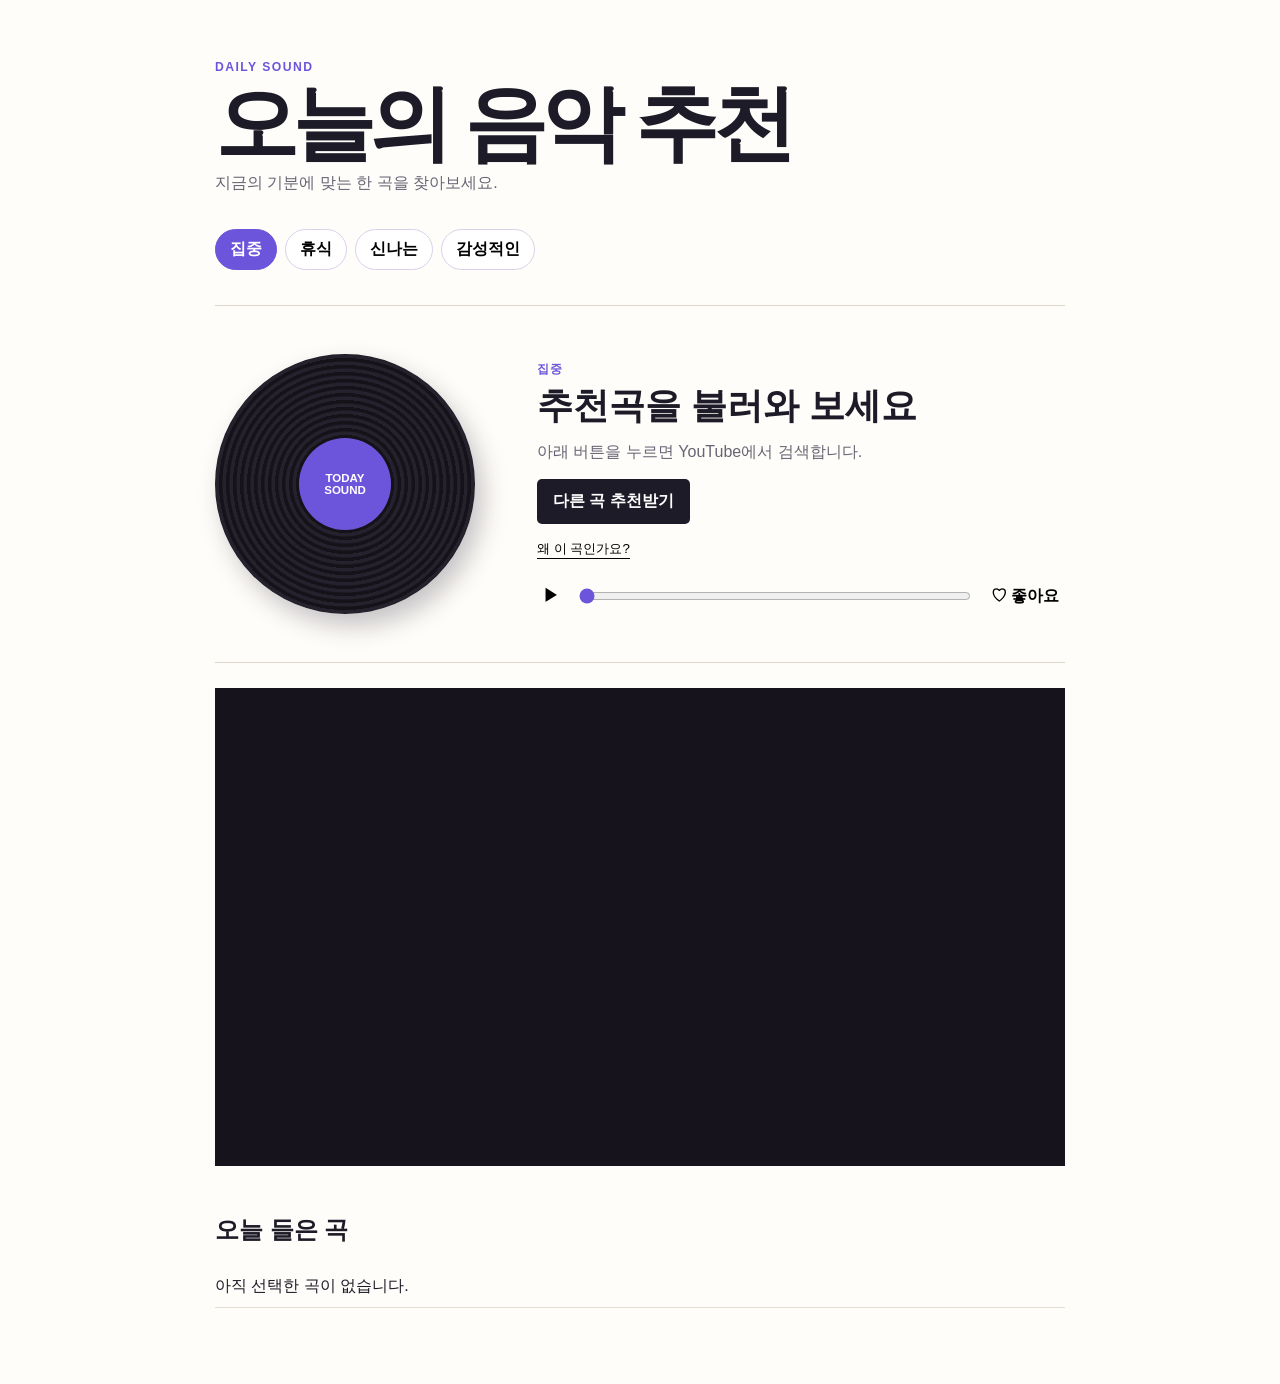
<file: web/03-music-recommendation/index.html>
<!doctype html><html lang="ko"><head><meta charset="UTF-8" /><meta name="viewport" content="width=device-width, initial-scale=1.0" /><title>오늘의 음악 추천</title><link rel="stylesheet" href="style.css" /><script src="https://www.youtube.com/iframe_api"></script><script src="script.js" defer></script></head><body data-mood="focus"><main><header><p>DAILY SOUND</p><h1>오늘의 음악 추천</h1><span>지금의 기분에 맞는 한 곡을 찾아보세요.</span></header><section class="moods" aria-label="기분 선택"><button class="mood active" data-mood="focus">집중</button><button class="mood" data-mood="rest">휴식</button><button class="mood" data-mood="energy">신나는</button><button class="mood" data-mood="mood">감성적인</button></section><section class="player"><div class="record" id="record"><div class="label">TODAY<br />SOUND</div></div><div class="info"><p id="mood-label">집중</p><h2 id="song-title">추천곡을 불러와 보세요</h2><p id="artist">아래 버튼을 누르면 YouTube에서 검색합니다.</p><button id="recommend" class="primary">다른 곡 추천받기</button><button id="reason-button" class="text-button" aria-expanded="false">왜 이 곡인가요?</button><p id="reason" hidden></p><div class="controls"><button id="play" aria-label="재생 또는 일시정지">▶</button><input id="progress" type="range" min="0" max="100" value="0" aria-label="재생 위치" /><button id="like" aria-pressed="false">♡ 좋아요</button></div></div></section><div id="youtube-player" aria-label="YouTube 재생기"></div><section class="history"><h2>오늘 들은 곡</h2><ul id="history-list"><li>아직 선택한 곡이 없습니다.</li></ul></section></main></body></html>
</file>
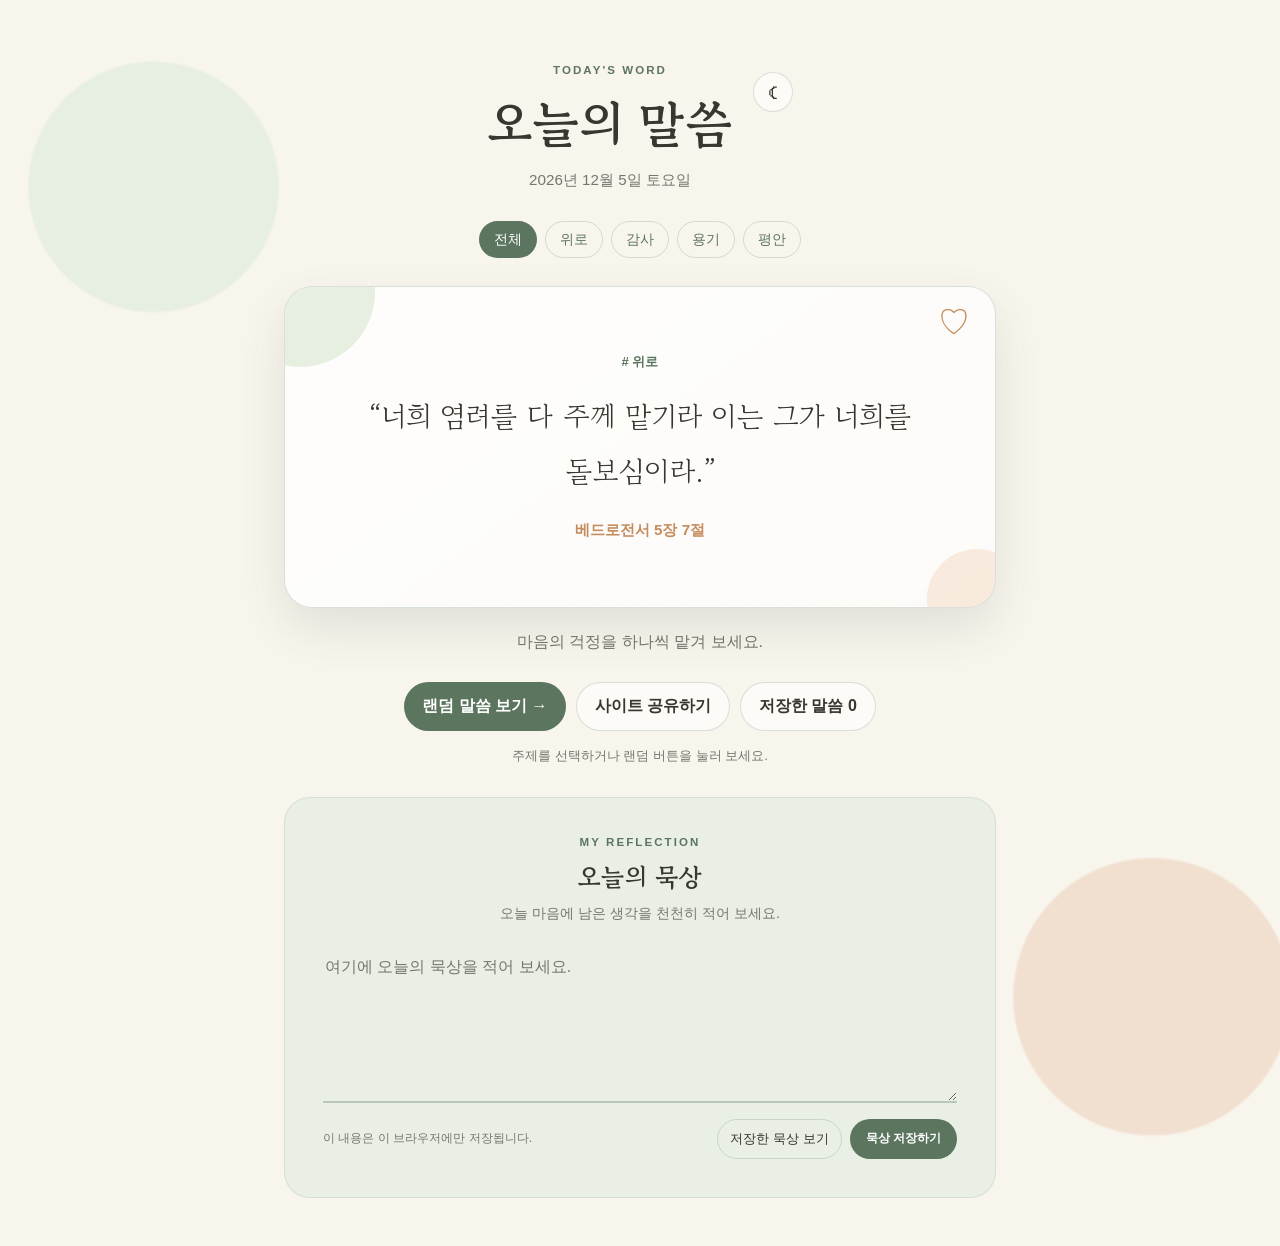
<file: web/04-todays-word/index.html>
<!doctype html>
<html lang="ko">
<head>
  <meta charset="UTF-8" />
  <meta name="viewport" content="width=device-width, initial-scale=1.0" />
  <title>오늘의 말씀</title>
  <link rel="preconnect" href="https://fonts.googleapis.com" />
  <link rel="preconnect" href="https://fonts.gstatic.com" crossorigin />
  <link href="https://fonts.googleapis.com/css2?family=Gowun+Batang&display=swap" rel="stylesheet" />
  <link rel="stylesheet" href="style.css" />
</head>
<body>
  <main class="page">
    <header class="page-header"><div><p class="eyebrow">TODAY'S WORD</p><h1>오늘의 말씀</h1><p class="date" id="today-date"></p></div><button class="icon-button" id="theme-button" type="button" aria-label="다크 모드로 바꾸기">☾</button></header>
    <nav class="topic-list" aria-label="말씀 주제">
      <button class="topic-button is-active" type="button" data-topic="전체">전체</button><button class="topic-button" type="button" data-topic="위로">위로</button><button class="topic-button" type="button" data-topic="감사">감사</button><button class="topic-button" type="button" data-topic="용기">용기</button><button class="topic-button" type="button" data-topic="평안">평안</button>
    </nav>
    <section class="word-card" aria-live="polite">
      <span class="card-orb orb-one" aria-hidden="true"></span><span class="card-orb orb-two" aria-hidden="true"></span>
      <p class="topic-label" id="topic-label"></p><p class="verse" id="verse-text"></p><p class="reference" id="verse-reference"></p><button class="heart-button" id="favorite-button" type="button" aria-label="저장한 말씀에 추가하기">♡</button>
    </section>
    <p class="reflection outside-reflection" id="reflection-text"></p>
    <div class="actions"><button class="primary-button" id="random-button" type="button">랜덤 말씀 보기 <span>→</span></button><button class="secondary-button" id="share-button" type="button">사이트 공유하기</button><button class="secondary-button" id="saved-button" type="button">저장한 말씀 <span id="saved-count">0</span></button></div>
    <section class="saved-section" id="saved-section" hidden><div class="saved-heading"><h2>저장한 말씀</h2><button class="text-button" id="close-saved-button" type="button">닫기</button></div><ul class="saved-list" id="saved-list"></ul></section>
    <p class="hint" id="status-message">주제를 선택하거나 랜덤 버튼을 눌러 보세요.</p>
    <section class="journal-section" aria-labelledby="journal-title">
      <div class="journal-heading"><p class="journal-eyebrow">MY REFLECTION</p><h2 id="journal-title">오늘의 묵상</h2><p>오늘 마음에 남은 생각을 천천히 적어 보세요.</p></div>
      <form id="journal-form"><label class="sr-only" for="journal-input">오늘의 묵상</label><textarea id="journal-input" rows="5" maxlength="200" placeholder="여기에 오늘의 묵상을 적어 보세요."></textarea><div class="journal-footer"><span>이 내용은 이 브라우저에만 저장됩니다.</span><div class="journal-buttons"><button class="journal-history-button" id="reflection-history-button" type="button">저장한 묵상 보기</button><button class="journal-save-button" type="submit">묵상 저장하기</button></div></div></form>
    </section>
    <section class="reflection-history" id="reflection-history" hidden aria-labelledby="reflection-history-title"><div class="saved-heading"><h2 id="reflection-history-title">저장한 묵상</h2><button class="text-button" id="close-reflection-history-button" type="button">닫기</button></div><ul class="reflection-history-list" id="reflection-history-list"></ul></section>
  </main>
  <script src="script.js"></script>
</body>
</html>
</file>
<file: web/03-music-recommendation/style.css>
:root{--ink:#1d1b27;--accent:#6d55db;--paper:#fffdf9}*{box-sizing:border-box}body{margin:0;background:var(--paper);color:var(--ink);font-family:"Segoe UI",sans-serif;transition:background .3s}main{width:min(850px,calc(100% - 32px));margin:auto;padding:60px 0}header p,#mood-label{margin:0;color:var(--accent);font-weight:800;letter-spacing:.12em;font-size:.76rem}h1{margin:8px 0;font-size:clamp(2.7rem,8vw,5.2rem);letter-spacing:-.07em;line-height:1}header span,#artist{color:#696474}.moods{display:flex;flex-wrap:wrap;gap:8px;margin:35px 0}.mood,.primary,.controls button{font:inherit;font-weight:700;cursor:pointer}.mood{padding:9px 14px;border:1px solid #d8d1e9;border-radius:99px;background:#fff}.mood.active{background:var(--accent);color:#fff;border-color:var(--accent)}.player{display:grid;grid-template-columns:280px 1fr;gap:42px;align-items:center;padding:48px 0;border-top:1px solid #ddd6ca;border-bottom:1px solid #ddd6ca}.record{width:260px;height:260px;display:grid;place-items:center;border-radius:50%;background:repeating-radial-gradient(#25212d 0 3px,#15131a 4px 7px);box-shadow:8px 12px 24px #2b263944}.record.playing{animation:spin 4s linear infinite}.label{width:92px;height:92px;display:grid;place-items:center;border-radius:50%;background:var(--accent);color:#fff;font-size:.72rem;font-weight:800;text-align:center}.info h2{margin:7px 0;font-size:clamp(1.5rem,4vw,2.25rem);line-height:1.15}.primary{padding:12px 16px;border:0;border-radius:5px;background:var(--ink);color:#fff}.text-button{display:block;margin:16px 0 5px;padding:0;border:0;border-bottom:1px solid;background:transparent;cursor:pointer}.controls{display:flex;align-items:center;gap:12px;margin-top:26px}.controls button{border:0;background:transparent;font-size:1rem}.controls button.liked{color:#df406a}.controls input{flex:1;accent-color:var(--accent)}#youtube-player{margin-top:25px;aspect-ratio:16/9;background:#16131c}.history{margin-top:48px}.history ul{padding:0;list-style:none}.history li{padding:10px 0;border-bottom:1px solid #e4ded5}@keyframes spin{to{transform:rotate(360deg)}}@media(max-width:650px){main{padding:35px 0}.player{grid-template-columns:1fr;gap:26px}.record{width:210px;height:210px}.controls{flex-wrap:wrap}.controls input{min-width:160px}}
</file>
<file: web/04-todays-word/style.css>
:root {
  --ink: #37362f;
  --paper: #f8f5ed;
  --card: rgba(255, 255, 255, 0.62);
  --green: #5c755f;
  --accent: #c58d5e;
  --muted: #77766d;
  --border: rgba(92, 117, 95, 0.22);
  --journal: #e9efe5;
}

* { box-sizing: border-box; }

body {
  min-height: 100vh;
  margin: 0;
  color: var(--ink);
  background: radial-gradient(circle at 12% 15%, #e6efe0 0 8%, transparent 8.2%), radial-gradient(circle at 90% 80%, #f1dfcf 0 9%, transparent 9.2%), var(--paper);
  font-family: Arial, sans-serif;
  transition: background 180ms ease, color 180ms ease;
}

body.dark {
  --ink: #f1eee5; --paper: #27302a; --card: rgba(43, 53, 45, 0.82);
  --green: #a7c19e; --accent: #e4b489; --muted: #c2c9be;
  --border: rgba(222, 235, 214, 0.22); --journal: #36463a;
}

.page { width: min(100%, 760px); min-height: 100vh; margin: auto; padding: 64px 24px 48px; text-align: center; }
.page-header { display: flex; justify-content: center; align-items: flex-start; gap: 20px; }
.eyebrow, .journal-eyebrow { margin: 0 0 10px; color: var(--green); font-size: .72rem; font-weight: 700; letter-spacing: .18em; }
h1, h2, .verse { font-family: "Gowun Batang", serif; }
h1 { margin: 0; font-size: clamp(2.1rem, 6vw, 3.1rem); }
h2 { margin: 0; font-size: 1.55rem; }
.date { margin: 12px 0 30px; color: var(--muted); font-size: .95rem; }
button { border: 0; cursor: pointer; font: inherit; }
button:focus-visible, textarea:focus-visible { outline: 3px solid var(--accent); outline-offset: 3px; }
.icon-button { width: 40px; height: 40px; margin-top: 8px; border: 1px solid var(--border); border-radius: 50%; color: var(--ink); background: var(--card); font-size: 1.25rem; }
.topic-list, .actions { display: flex; justify-content: center; flex-wrap: wrap; gap: 8px; }
.topic-list { margin-bottom: 28px; }
.topic-button { padding: 8px 14px; border: 1px solid var(--border); border-radius: 999px; color: var(--green); background: transparent; font-size: .88rem; }
.topic-button.is-active, .topic-button:hover { color: white; background: var(--green); }

.word-card {
  position: relative;
  overflow: hidden;
  padding: clamp(48px, 8vw, 66px) clamp(34px, 8vw, 72px);
  border: 1px solid var(--border);
  border-radius: 28px;
  background: linear-gradient(145deg, rgba(255, 255, 255, .83), var(--card));
  box-shadow: 0 20px 46px rgba(66, 75, 57, .12);
  isolation: isolate;
}

.dark .word-card { background: linear-gradient(145deg, rgba(61, 76, 62, .9), var(--card)); }
.card-orb { position: absolute; border-radius: 50%; z-index: -1; }
.orb-one { top: -70px; left: -60px; width: 150px; height: 150px; background: rgba(185, 210, 174, .34); }
.orb-two { right: -32px; bottom: -42px; width: 100px; height: 100px; background: rgba(230, 187, 145, .26); }
.topic-label { margin: 0 0 18px; color: var(--green); font-size: .82rem; font-weight: 700; }
.verse { margin: 0; font-size: clamp(1.35rem, 3.5vw, 1.8rem); line-height: 1.9; word-break: keep-all; }
.reference { margin: 22px 0 0; color: var(--accent); font-size: .95rem; font-weight: 700; }
.heart-button { position: absolute; top: 18px; right: 19px; color: var(--accent); background: transparent; font-size: 2rem; line-height: 1; }
.heart-button.is-saved { color: #d46a72; }
.outside-reflection { max-width: 560px; margin: 20px auto 0; color: var(--muted); font-size: .98rem; line-height: 1.75; word-break: keep-all; }

.journal-section {
  margin-top: 32px;
  padding: clamp(26px, 5vw, 38px);
  border: 1px solid rgba(92, 117, 95, .13);
  border-radius: 26px;
  background: var(--journal);
  text-align: left;
}

.journal-heading { text-align: center; }
.journal-heading > p:last-child { margin: 10px 0 26px; color: var(--muted); font-size: .9rem; }
.journal-section textarea {
  display: block;
  width: 100%;
  min-height: 138px;
  padding: 4px 2px;
  resize: vertical;
  border: 0;
  border-bottom: 2px solid rgba(92, 117, 95, .32);
  border-radius: 0;
  color: var(--ink);
  background: transparent;
  font: inherit;
  font-size: 1rem;
  line-height: 1.8;
}

.journal-section textarea::placeholder { color: var(--muted); }
.journal-footer { display: flex; justify-content: space-between; align-items: center; gap: 12px; margin-top: 16px; color: var(--muted); font-size: .78rem; }
.journal-buttons { display: flex; gap: 8px; }
.journal-save-button { padding: 11px 16px; border-radius: 999px; color: white; background: var(--green); font-weight: 700; }
.journal-history-button { padding: 10px 12px; border: 1px solid var(--border); border-radius: 999px; color: var(--ink); background: transparent; font-size: .82rem; }
.actions { margin-top: 26px; gap: 10px; }
.primary-button, .secondary-button { padding: 13px 18px; border-radius: 999px; font-weight: 700; transition: transform 160ms ease, background 160ms ease; }
.primary-button { color: white; background: var(--green); }
.secondary-button { border: 1px solid var(--border); color: var(--ink); background: var(--card); }
.primary-button:hover, .secondary-button:hover { transform: translateY(-2px); }
.saved-section { margin-top: 28px; padding: 22px; border: 1px solid var(--border); border-radius: 18px; text-align: left; background: var(--card); }
.reflection-history { margin-top: 14px; padding: 22px; border: 1px solid var(--border); border-radius: 18px; text-align: left; background: var(--card); }
.saved-heading { display: flex; align-items: center; justify-content: space-between; }
.text-button { color: var(--green); background: transparent; font-weight: 700; }
.saved-list { display: grid; gap: 10px; margin: 18px 0 0; padding: 0; list-style: none; }
.saved-list button { width: 100%; padding: 13px; border: 1px solid var(--border); border-radius: 10px; color: var(--ink); background: transparent; text-align: left; }
.saved-list strong, .saved-list span { display: block; }
.saved-list strong { font-family: "Gowun Batang", serif; font-weight: 400; }
.saved-list span { margin-top: 6px; color: var(--accent); font-size: .83rem; font-weight: 700; }
.reflection-history-list { display: grid; gap: 12px; margin: 18px 0 0; padding: 0; list-style: none; }
.reflection-history-list li { padding: 14px; border-left: 3px solid var(--accent); border-radius: 0 10px 10px 0; background: rgba(255,255,255,.22); }
.reflection-history-list time { color: var(--accent); font-size: .82rem; font-weight: 700; }
.reflection-history-list p { margin: 8px 0 0; color: var(--ink); line-height: 1.65; white-space: pre-wrap; }
.empty-message, .hint { color: var(--muted); }
.hint { margin: 16px 0 0; font-size: .82rem; }
.sr-only { position: absolute; width: 1px; height: 1px; padding: 0; margin: -1px; overflow: hidden; clip: rect(0, 0, 0, 0); white-space: nowrap; border: 0; }

@media (max-width: 480px) {
  .page { padding: 42px 16px 32px; }
  .actions { display: grid; grid-template-columns: 1fr 1fr; }
  .primary-button { grid-column: 1 / -1; }
  .journal-footer { align-items: flex-end; flex-direction: column; }
  .journal-buttons { width: 100%; justify-content: flex-end; }
}
</file>
